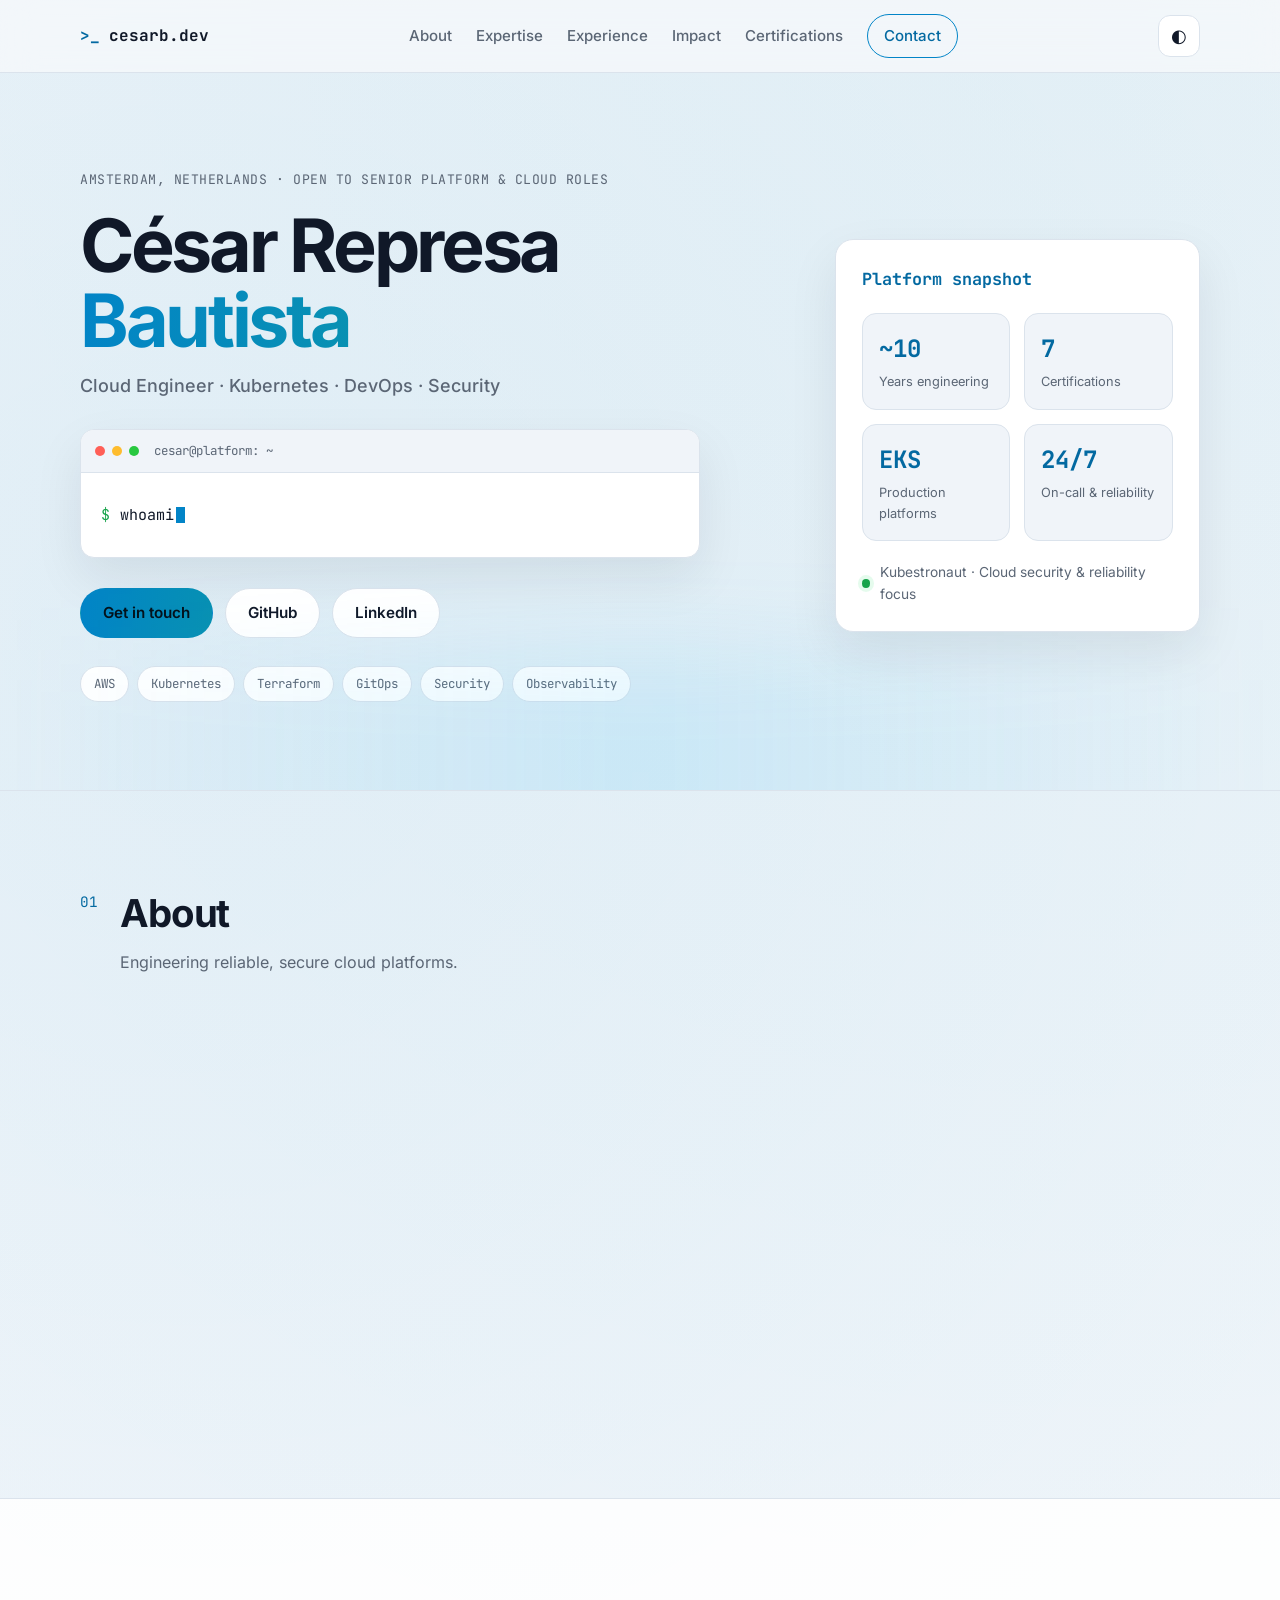
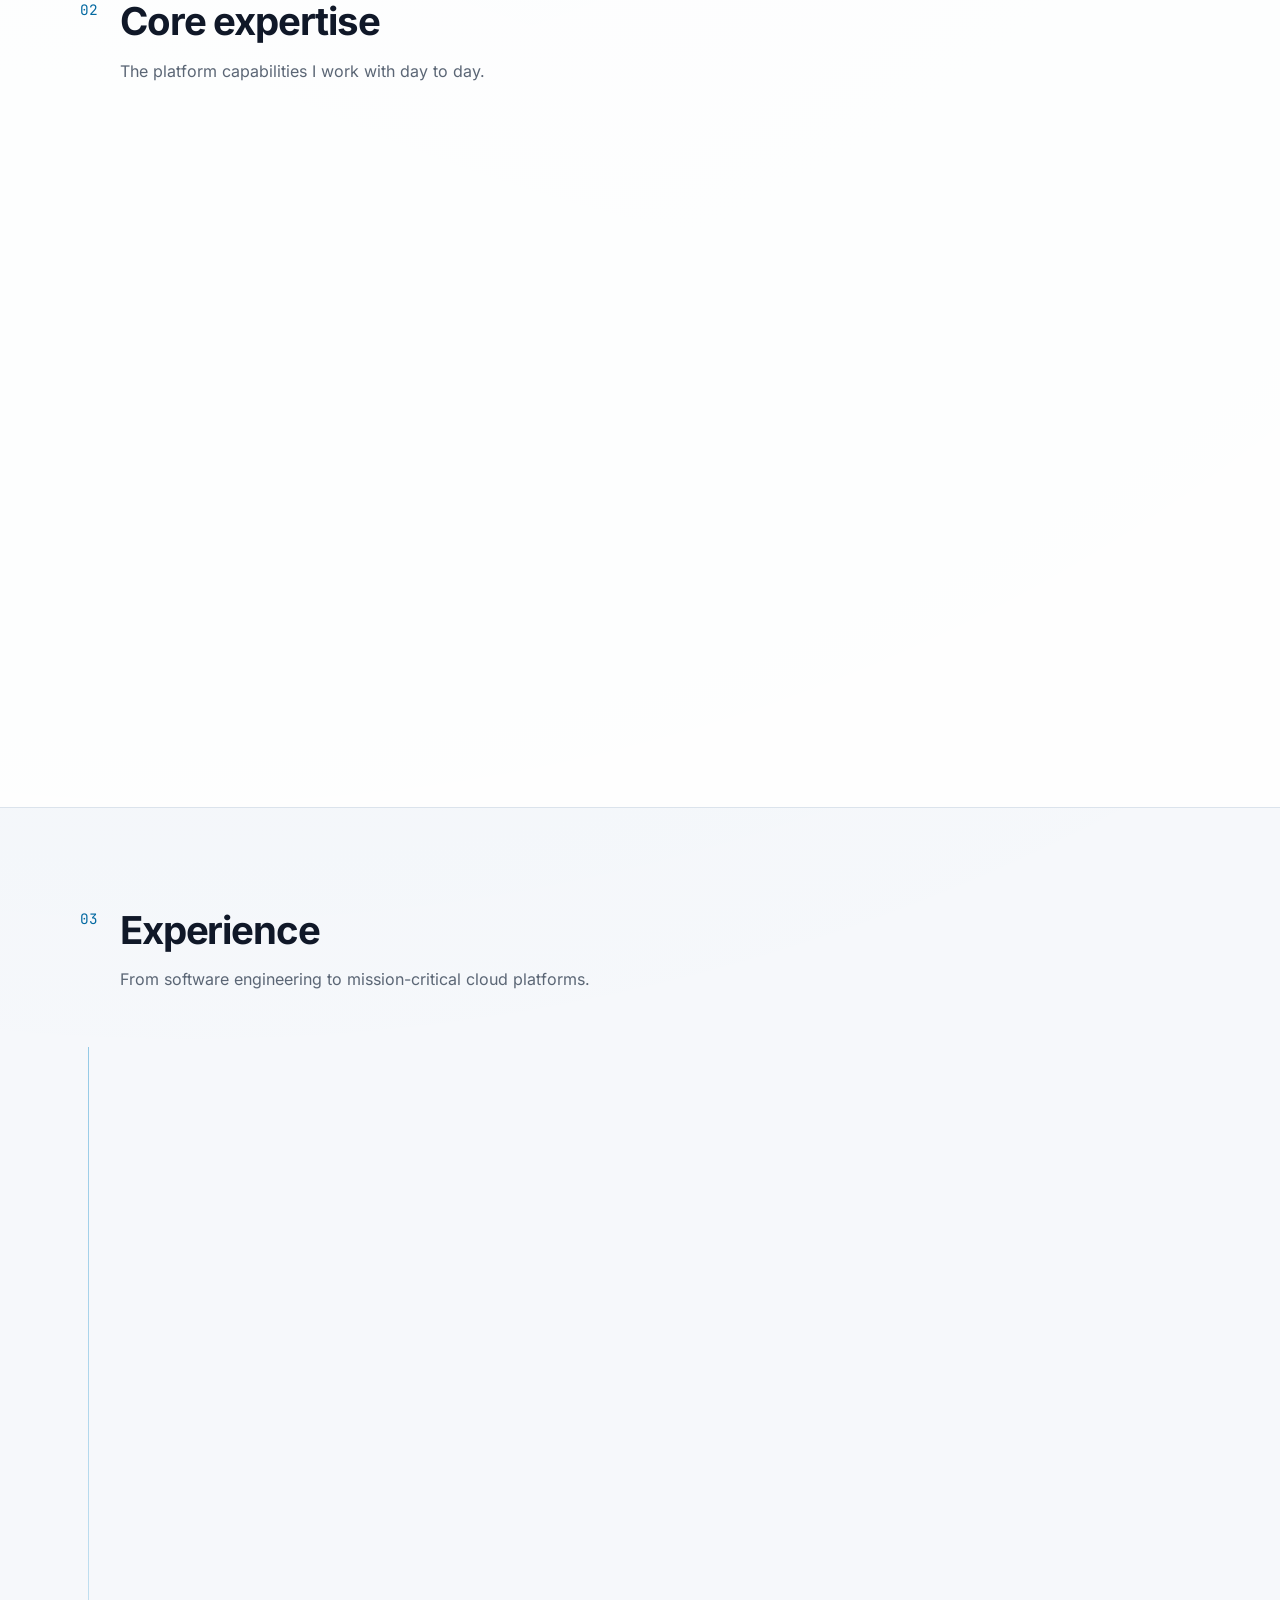
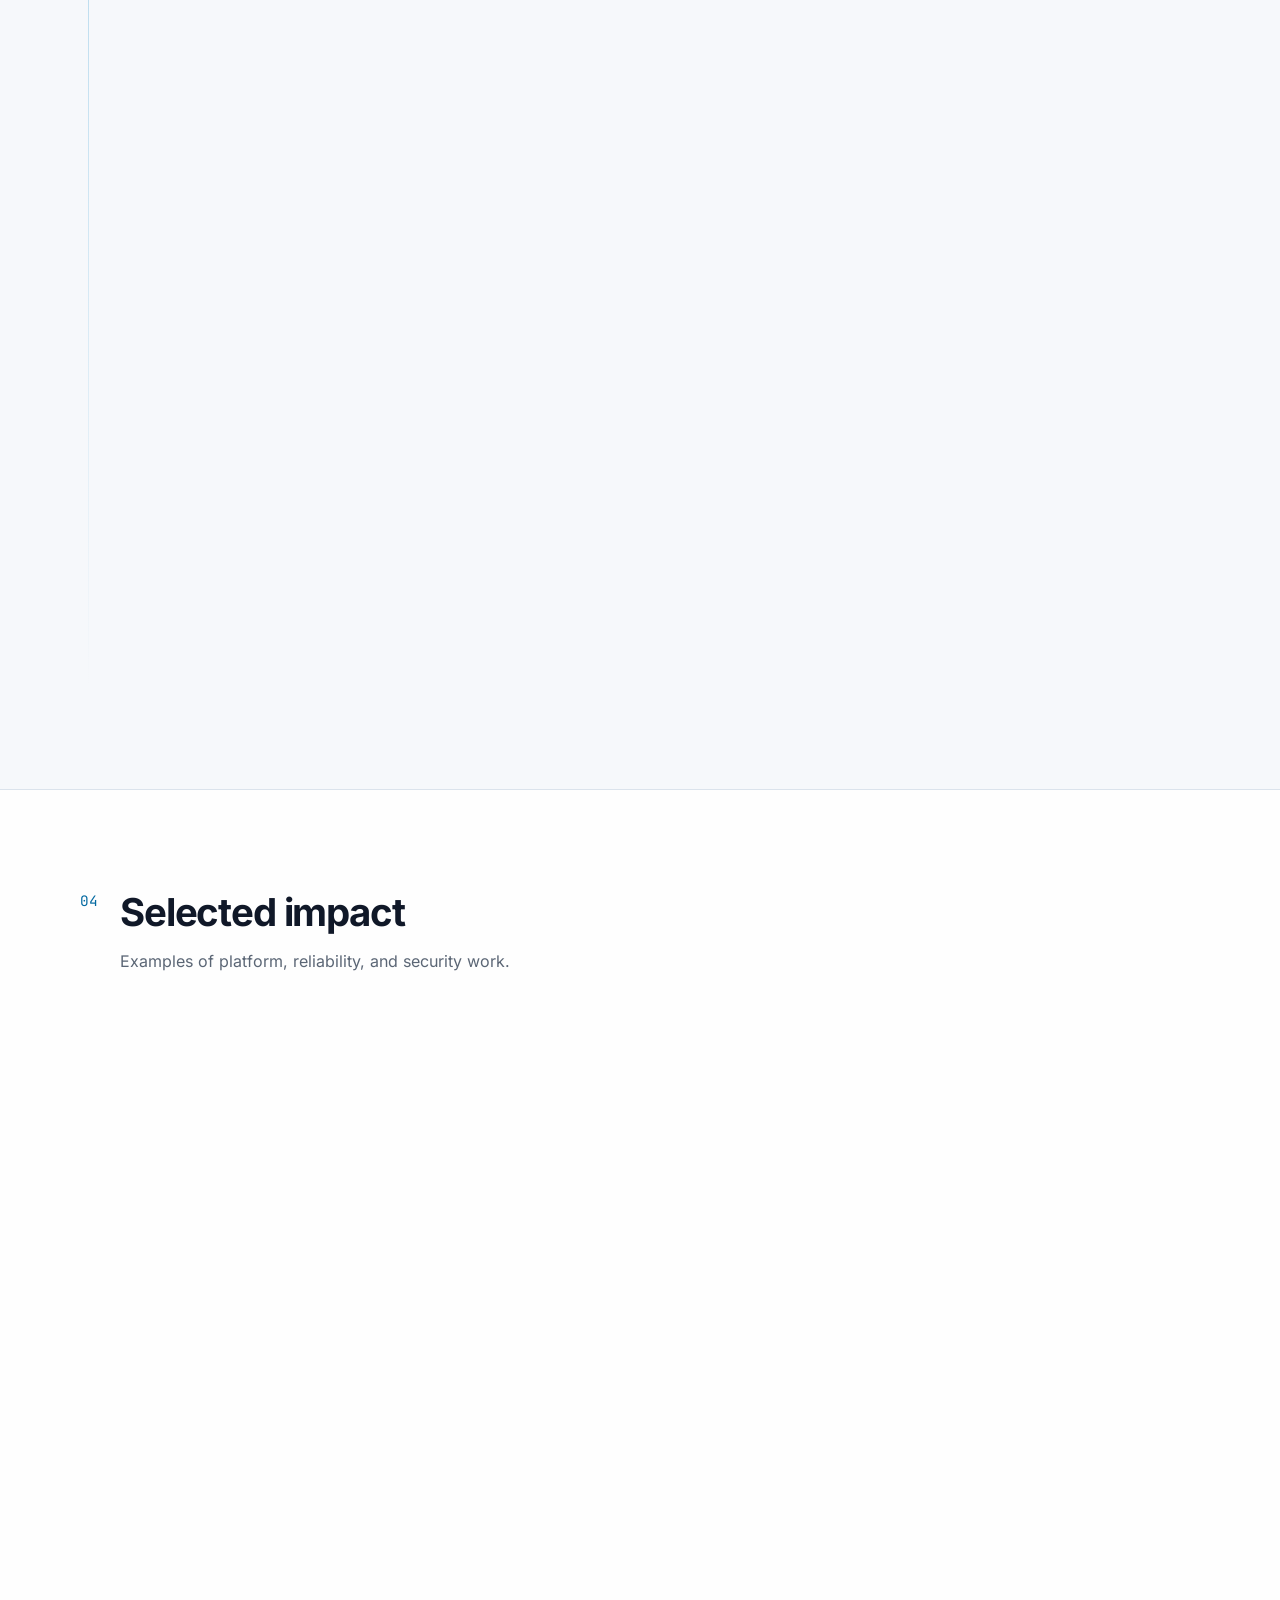
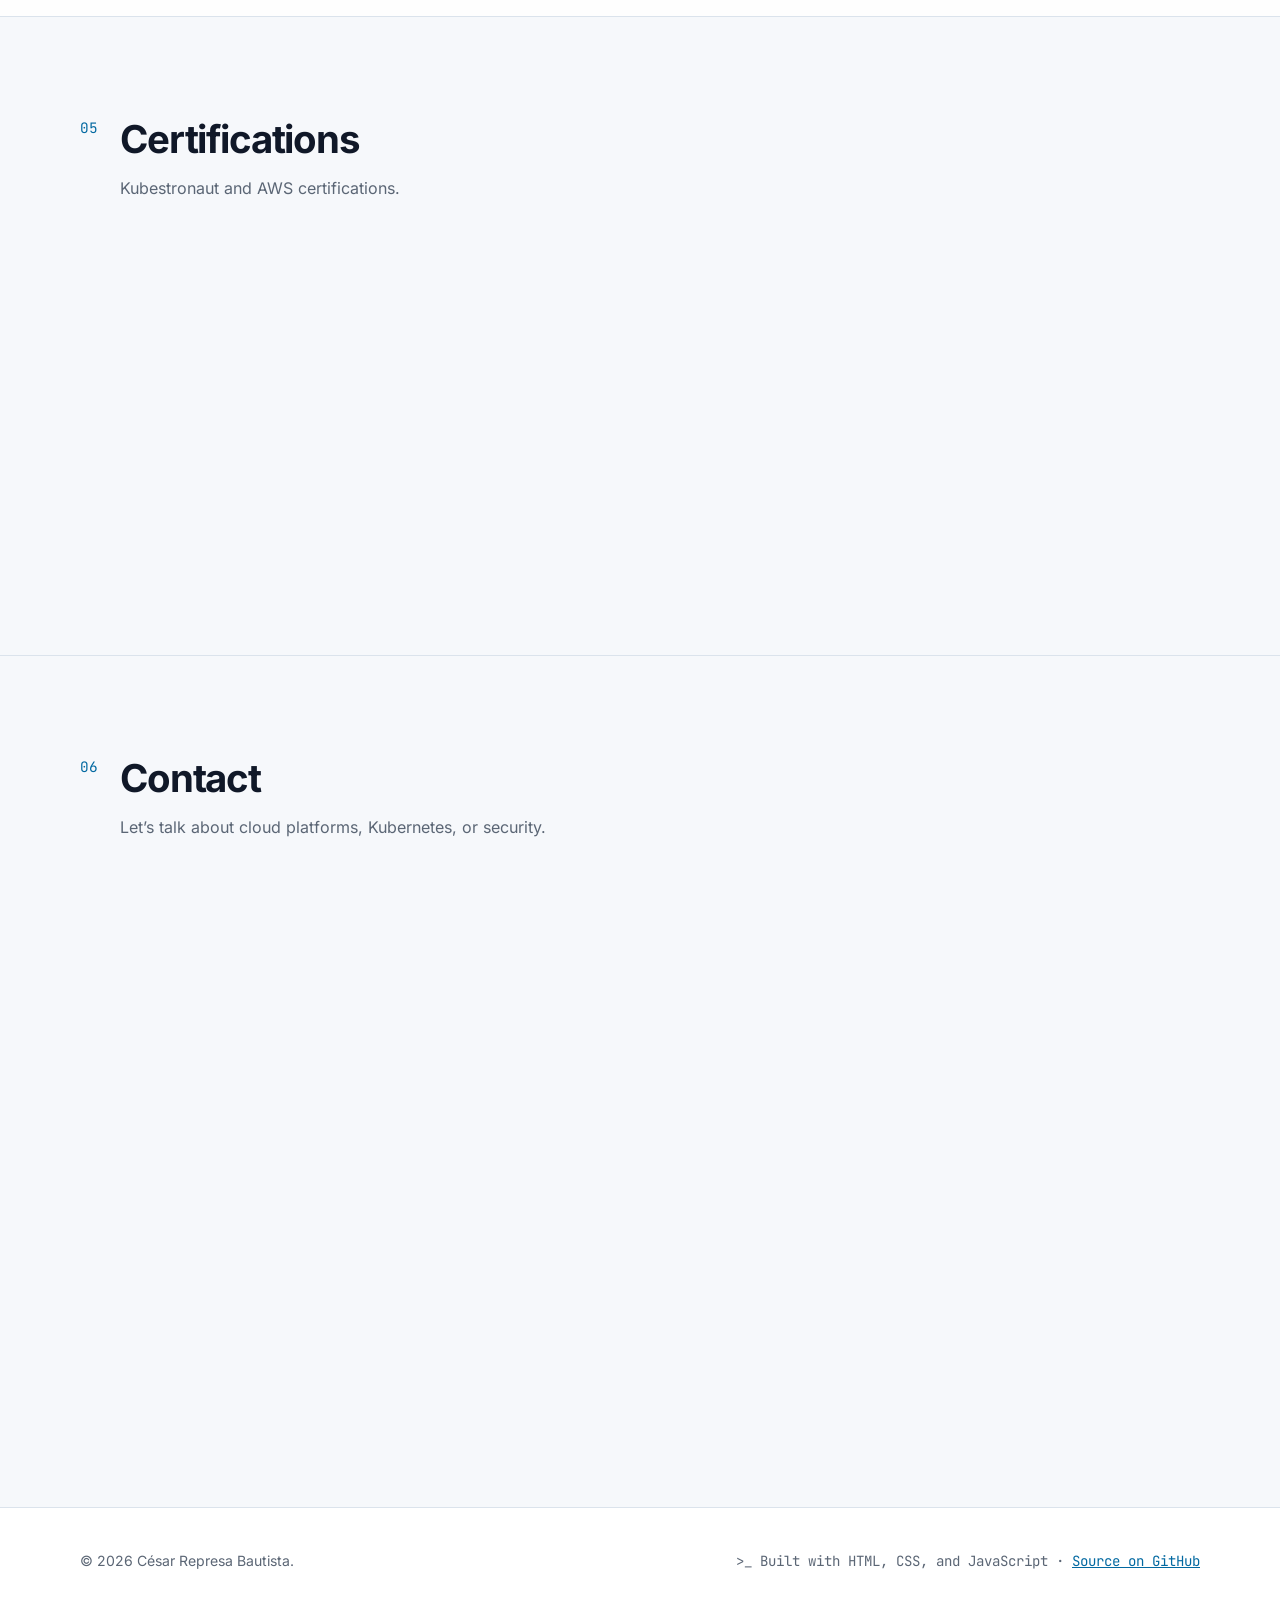
<file: index.html>
<!DOCTYPE html>
<html lang="en">
<head>
  <meta charset="UTF-8" />
  <meta name="viewport" content="width=device-width, initial-scale=1.0" />
  <meta
    http-equiv="Content-Security-Policy"
    content="default-src 'self'; img-src 'self' data:; object-src 'none'; base-uri 'none'; form-action 'none'"
  />

  <title>César Represa Bautista — Platform &amp; Cloud Engineer</title>
  <meta
    name="description"
    content="César Represa Bautista is a platform engineer specialising in AWS, Kubernetes, Terraform, GitOps, reliability, and cloud security."
  />
  <link rel="canonical" href="https://cesarb.dev/" />
  <meta name="referrer" content="strict-origin-when-cross-origin" />
  <meta name="color-scheme" content="dark light" />
  <meta name="theme-color" content="#07090d" />

  <!-- Open Graph / Twitter -->
  <meta property="og:type" content="website" />
  <meta property="og:site_name" content="cesarb.dev" />
  <meta property="og:title" content="César Represa Bautista — Cloud Engineer · Kubernetes · DevOps · Security" />
  <meta property="og:description" content="Platform engineer specialising in AWS, Kubernetes, Terraform, GitOps, reliability and cloud security." />
  <meta property="og:url" content="https://cesarb.dev/" />
  <meta property="og:image" content="https://cesarb.dev/assets/img/og-image.png" />
  <meta property="og:image:width" content="1200" />
  <meta property="og:image:height" content="630" />
  <meta property="og:image:alt" content="César Represa Bautista — Cloud Engineer · Kubernetes · DevOps · Security" />
  <meta name="twitter:card" content="summary_large_image" />

  <!-- Icons -->
  <link rel="icon" href="assets/icons/favicon.svg" type="image/svg+xml" />
  <link rel="icon" href="favicon.ico" sizes="48x48" />
  <link rel="icon" href="assets/icons/favicon-32x32.png" sizes="32x32" type="image/png" />
  <link rel="apple-touch-icon" href="assets/icons/apple-touch-icon.png" />
  <link rel="manifest" href="site.webmanifest" />

  <!-- Applies saved/OS theme before first paint and marks JS as available -->
  <script src="assets/js/theme-init.js"></script>

  <!-- Self-hosted fonts -->
  <link rel="preload" href="assets/fonts/inter-latin-wght-normal.woff2" as="font" type="font/woff2" crossorigin />
  <link rel="preload" href="assets/fonts/jetbrains-mono-latin-wght-normal.woff2" as="font" type="font/woff2" crossorigin />
  <link rel="stylesheet" href="assets/css/style.css" />
  <script src="assets/js/script.js" defer></script>

  <script type="application/ld+json">
    {
      "@context": "https://schema.org",
      "@type": "Person",
      "name": "César Represa Bautista",
      "url": "https://cesarb.dev/",
      "jobTitle": "Platform Engineer",
      "description": "Platform engineer specialising in AWS, Kubernetes, Terraform, GitOps, reliability and cloud security.",
      "address": {
        "@type": "PostalAddress",
        "addressLocality": "Amsterdam",
        "addressCountry": "NL"
      },
      "sameAs": [
        "https://github.com/cesarb1392",
        "https://www.linkedin.com/in/cesar-represa-bautista"
      ]
    }
  </script>
</head>
<body>
  <a class="skip-link" href="#main">Skip to content</a>

  <header class="site-header">
    <div class="container header-inner">
      <a href="#hero" class="brand">
        <span class="brand-prompt">&gt;_</span>
        cesarb.dev
      </a>

      <nav class="site-nav" id="site-nav" aria-label="Main navigation">
        <a href="#about">About</a>
        <a href="#expertise">Expertise</a>
        <a href="#experience">Experience</a>
        <a href="#achievements">Impact</a>
        <a href="#certifications">Certifications</a>
        <a href="#contact" class="nav-cta">Contact</a>
      </nav>

      <div class="header-actions">
        <button
          type="button"
          class="theme-toggle"
          id="theme-toggle"
          aria-label="Switch to light theme"
        >
          <span class="theme-icon" aria-hidden="true">◐</span>
        </button>

        <button
          type="button"
          class="menu-toggle"
          id="menu-toggle"
          aria-label="Toggle navigation menu"
          aria-expanded="false"
          aria-controls="site-nav"
        >
          <span></span>
          <span></span>
          <span></span>
        </button>
      </div>
    </div>
  </header>

  <main id="main">
    <section class="hero" id="hero">
      <div class="container hero-grid">
        <div class="hero-content">
          <p class="eyebrow">Amsterdam, Netherlands · Open to senior platform &amp; cloud roles</p>

          <h1>
            César Represa<br />
            <span class="gradient-text">Bautista</span>
          </h1>

          <p class="hero-role">
            Cloud Engineer · Kubernetes · DevOps · Security
          </p>

          <div class="terminal" role="group" aria-label="Introduction">
            <div class="terminal-bar">
              <span></span><span></span><span></span>
              <span class="terminal-title">cesar@platform: ~</span>
            </div>
            <div class="terminal-body">
              <p>
                <span class="prompt">$</span>
                <span id="typed-text">Building reliable AWS &amp; Kubernetes platforms.</span><span class="cursor" aria-hidden="true"></span>
              </p>
            </div>
          </div>

          <div class="hero-actions">
            <a class="btn btn-primary" href="#contact">Get in touch</a>
            <a
              class="btn btn-ghost"
              href="https://github.com/cesarb1392"
              target="_blank"
              rel="noopener noreferrer"
            >
              GitHub
            </a>
            <a
              class="btn btn-ghost"
              href="https://www.linkedin.com/in/cesar-represa-bautista"
              target="_blank"
              rel="noopener noreferrer"
            >
              LinkedIn
            </a>
          </div>

          <ul class="hero-badges">
            <li>AWS</li>
            <li>Kubernetes</li>
            <li>Terraform</li>
            <li>GitOps</li>
            <li>Security</li>
            <li>Observability</li>
          </ul>
        </div>

        <aside class="hero-panel" aria-label="Professional snapshot">
          <div class="panel-card">
            <h2>Platform snapshot</h2>

            <div class="stat-grid">
              <div class="stat">
                <span class="stat-value">~10</span>
                <span class="stat-label">Years engineering</span>
              </div>
              <div class="stat">
                <span class="stat-value">7</span>
                <span class="stat-label">Certifications</span>
              </div>
              <div class="stat">
                <span class="stat-value">EKS</span>
                <span class="stat-label">Production platforms</span>
              </div>
              <div class="stat">
                <span class="stat-value">24/7</span>
                <span class="stat-label">On-call &amp; reliability</span>
              </div>
            </div>

            <div class="status-row">
              <span class="status-dot" aria-hidden="true"></span>
              <span>Kubestronaut · Cloud security &amp; reliability focus</span>
            </div>
          </div>
        </aside>
      </div>
    </section>

    <section class="section" id="about">
      <div class="container">
        <div class="section-heading">
          <span class="section-index">01</span>
          <div>
            <h2>About</h2>
            <p>Engineering reliable, secure cloud platforms.</p>
          </div>
        </div>

        <div class="about-grid">
          <div class="about-text reveal">
            <p>
              I am a platform engineer with around 10 years of experience across software
              development and cloud infrastructure, including production AWS and Kubernetes
              platforms.
            </p>
            <p>
              I work across the full platform lifecycle: infrastructure as code, GitOps delivery,
              cluster operations, observability, developer enablement, incident response, and
              security leadership. I am particularly interested in building platforms that are
              reliable by default and secure without slowing teams down.
            </p>
            <p>
              As a Kubestronaut, I combine hands-on Kubernetes expertise with cloud architecture,
              automation, and governance experience. I also enjoy working close to development
              teams—turning infrastructure complexity into reusable, well-documented platform
              capabilities.
            </p>
          </div>

          <div class="about-facts reveal">
            <div class="fact">
              <span>Location</span>
              <strong>Amsterdam, Netherlands</strong>
            </div>
            <div class="fact">
              <span>Languages</span>
              <strong>Spanish · English (C1) · Dutch (A1)</strong>
            </div>
            <div class="fact">
              <span>Focus</span>
              <strong>Platform engineering, reliability, security</strong>
            </div>
            <div class="fact">
              <span>Currently</span>
              <strong>Mission Critical Engineer &amp; Security Lead</strong>
            </div>
          </div>
        </div>
      </div>
    </section>

    <section class="section section-alt" id="expertise">
      <div class="container">
        <div class="section-heading">
          <span class="section-index">02</span>
          <div>
            <h2>Core expertise</h2>
            <p>The platform capabilities I work with day to day.</p>
          </div>
        </div>

        <div class="capability-grid">
          <article class="capability-card reveal">
            <h3>Kubernetes &amp; platform</h3>
            <p>
              Production EKS platforms, cluster upgrades, autoscaling, networking, ingress,
              policy as code, and operator development.
            </p>
            <ul>
              <li>EKS</li>
              <li>Cilium</li>
              <li>Envoy Gateway</li>
              <li>Karpenter</li>
              <li>Helm</li>
              <li>Kyverno</li>
              <li>Velero</li>
            </ul>
          </article>

          <article class="capability-card reveal">
            <h3>Cloud &amp; infrastructure as code</h3>
            <p>
              AWS account governance, hybrid networking, reusable modules, drift detection, and
              automated infrastructure delivery.
            </p>
            <ul>
              <li>AWS</li>
              <li>Terraform</li>
              <li>CDK</li>
              <li>CloudFormation</li>
              <li>Route 53</li>
              <li>Akamai</li>
              <li>Cloudflare</li>
            </ul>
          </article>

          <article class="capability-card reveal">
            <h3>GitOps &amp; delivery</h3>
            <p>
              CI/CD pipelines, GitOps workflows, automated dependency management, and release
              strategy for infrastructure as code.
            </p>
            <ul>
              <li>GitHub Actions</li>
              <li>GitLab CI</li>
              <li>Argo CD</li>
              <li>Flux CD</li>
              <li>Atlantis</li>
              <li>Renovate</li>
              <li>Dependabot</li>
            </ul>
          </article>

          <article class="capability-card reveal">
            <h3>Security &amp; compliance</h3>
            <p>
              Cloud security posture, IAM, threat detection, vulnerability remediation, audit
              readiness, and security reporting.
            </p>
            <ul>
              <li>Microsoft Sentinel</li>
              <li>GuardDuty</li>
              <li>Rapid7</li>
              <li>Security Hub</li>
              <li>Okta &amp; OIDC</li>
              <li>ISO 27001</li>
              <li>SOC 2</li>
            </ul>
          </article>

          <article class="capability-card reveal">
            <h3>Reliability &amp; operations</h3>
            <p>
              SLOs, incident management, disaster recovery, backup validation, break-glass
              procedures, and post-incident learning.
            </p>
            <ul>
              <li>SLI / SLO / SLA</li>
              <li>RTO / RPO</li>
              <li>Incident response</li>
              <li>DR planning</li>
              <li>Velero restores</li>
              <li>On-call</li>
            </ul>
          </article>

          <article class="capability-card reveal">
            <h3>Observability &amp; development</h3>
            <p>
              Monitoring, logging, tracing, and service development using modern cloud-native and
              application tooling.
            </p>
            <ul>
              <li>Prometheus</li>
              <li>Grafana LGTM</li>
              <li>Datadog</li>
              <li>TypeScript</li>
              <li>Node.js</li>
              <li>Python</li>
              <li>Go</li>
              <li>React</li>
            </ul>
          </article>
        </div>
      </div>
    </section>

    <section class="section" id="experience">
      <div class="container">
        <div class="section-heading">
          <span class="section-index">03</span>
          <div>
            <h2>Experience</h2>
            <p>From software engineering to mission-critical cloud platforms.</p>
          </div>
        </div>

        <div class="timeline">
          <article class="timeline-item reveal">
            <div class="timeline-meta">
              <span class="timeline-date">Sep 2023 — Present</span>
              <span class="timeline-location">Schiphol-Rijk, Netherlands</span>
            </div>
            <h3>Mission Critical Engineer &amp; Security Lead</h3>
            <p class="company">Schuberg Philis</p>
            <p>
              Building and operating EKS-based platforms with Karpenter, Cilium, Envoy Gateway,
              policy as code, observability, and GitOps delivery through GitLab CI/CD and Flux CD.
            </p>
            <ul>
              <li>
                Lead security for a client AWS and EKS platform, including IAM, Security Hub,
                CVE remediation, and ISO 27001 audit readiness.
              </li>
              <li>
                Integrated SOC/SIEM workflows using GuardDuty, CloudTrail, Microsoft Sentinel, and
                Rapid7.
              </li>
              <li>
                Delivered a zero-downtime migration from NGINX Ingress to Envoy Gateway using the
                Gateway API.
              </li>
              <li>
                Support 24/7 reliability through on-call, incident response, RCAs, break-glass
                procedures, and disaster-recovery testing.
              </li>
            </ul>
          </article>

          <article class="timeline-item reveal">
            <div class="timeline-meta">
              <span class="timeline-date">May 2020 — Aug 2023</span>
              <span class="timeline-location">Amsterdam, Netherlands</span>
            </div>
            <h3>Cloud &amp; Software Engineer</h3>
            <p class="company">VanMoof</p>
            <p>
              Administered EKS clusters end to end and standardised infrastructure with Terraform,
              Helm, Atlantis, and Argo CD.
            </p>
            <ul>
              <li>
                Built reusable Terraform modules for AWS services including S3/CloudFront, RDS,
                ElastiCache, and Lambda.
              </li>
              <li>
                Developed a Point of Sale backend and REST API gateway using TypeScript, AWS
                Amplify, API Gateway, Lambda, and Cognito.
              </li>
              <li>
                Owned infrastructure, observability, and CI/CD for key services using GitHub
                Actions, CircleCI, and Datadog.
              </li>
              <li>
                Contributed to the React POS frontend and the redesigned Magento checkout for the
                VanMoof S3/X3 launch.
              </li>
            </ul>
          </article>

          <article class="timeline-item reveal">
            <div class="timeline-meta">
              <span class="timeline-date">Jan 2017 — Jan 2020</span>
              <span class="timeline-location">Amsterdam, Netherlands</span>
            </div>
            <h3>Software Engineer</h3>
            <p class="company">Plek &amp; ILUMY Digital Innovation</p>
            <p>
              Worked across the full development lifecycle on web platforms, desktop applications,
              and interactive digital products.
            </p>
            <ul>
              <li>
                Built features with Node.js, TypeScript, AngularJS, React, Docker, MongoDB,
                Elasticsearch, and Redis.
              </li>
              <li>
                Created a global membership platform with subscriptions, multi-currency payments,
                and country-specific tax calculation.
              </li>
              <li>
                Published an Electron desktop application for Linux, macOS, and Windows.
              </li>
              <li>
                Built a Node.js and TypeScript backend for an interactive 3D-globe storytelling
                website.
              </li>
            </ul>
          </article>

          <article class="timeline-item reveal">
            <div class="timeline-meta">
              <span class="timeline-date">Feb 2016 — Jul 2016</span>
              <span class="timeline-location">Madrid, Spain</span>
            </div>
            <h3>Analyst Programmer</h3>
            <p class="company">Sugerendo Sistemas</p>
            <p>
              Built and customised Magento e-commerce stores, including checkout improvements and
              server/admin performance tuning.
            </p>
          </article>
        </div>
      </div>
    </section>

    <section class="section section-alt" id="achievements">
      <div class="container">
        <div class="section-heading">
          <span class="section-index">04</span>
          <div>
            <h2>Selected impact</h2>
            <p>Examples of platform, reliability, and security work.</p>
          </div>
        </div>

        <div class="impact-grid">
          <article class="impact-card reveal">
            <span class="impact-tag">Zero downtime</span>
            <h3>NGINX to Envoy Gateway migration</h3>
            <p>
              Migrated ingress traffic from NGINX Ingress to Envoy Gateway using the Gateway API,
              running both stacks in parallel and shifting traffic through DNS beyond record TTLs.
            </p>
          </article>

          <article class="impact-card reveal">
            <span class="impact-tag">Security</span>
            <h3>AWS &amp; EKS security leadership</h3>
            <p>
              Owned security posture across AWS, Okta, Security Hub, CVE remediation, and audit
              readiness for internal and ISO 27001 audits.
            </p>
          </article>

          <article class="impact-card reveal">
            <span class="impact-tag">Observability</span>
            <h3>SOC and SIEM integration</h3>
            <p>
              Connected GuardDuty and CloudTrail insights to Microsoft Sentinel and deployed
              Rapid7 for runtime monitoring.
            </p>
          </article>

          <article class="impact-card reveal">
            <span class="impact-tag">Automation</span>
            <h3>Terraform drift detection</h3>
            <p>
              Built automated Terraform drift detection across GitLab repositories and established
              release management for infrastructure as code.
            </p>
          </article>

          <article class="impact-card reveal">
            <span class="impact-tag">Resilience</span>
            <h3>Disaster recovery validation</h3>
            <p>
              Validated Velero backup restores in disaster-recovery tests against defined RTO and
              RPO targets.
            </p>
          </article>

          <article class="impact-card reveal">
            <span class="impact-tag">Developer experience</span>
            <h3>Platform enablement</h3>
            <p>
              Maintained a Go-based Kubernetes operator for customer namespaces and AWS services,
              alongside self-hosted GitLab and GitHub runners.
            </p>
          </article>
        </div>
      </div>
    </section>

    <section class="section" id="certifications">
      <div class="container">
        <div class="section-heading">
          <span class="section-index">05</span>
          <div>
            <h2>Certifications</h2>
            <p>Kubestronaut and AWS certifications.</p>
          </div>
        </div>

        <div class="cert-grid">
          <div class="cert-card reveal">
            <span class="cert-badge">CKS</span>
            <h3>Certified Kubernetes Security Specialist</h3>
          </div>
          <div class="cert-card reveal">
            <span class="cert-badge">CKA</span>
            <h3>Certified Kubernetes Administrator</h3>
          </div>
          <div class="cert-card reveal">
            <span class="cert-badge">CKAD</span>
            <h3>Certified Kubernetes Application Developer</h3>
          </div>
          <div class="cert-card reveal">
            <span class="cert-badge">KCNA</span>
            <h3>Kubernetes and Cloud Native Associate</h3>
          </div>
          <div class="cert-card reveal">
            <span class="cert-badge">KCSA</span>
            <h3>Kubernetes and Cloud Native Security Associate</h3>
          </div>
          <div class="cert-card reveal">
            <span class="cert-badge">AWS</span>
            <h3>Solutions Architect — Associate</h3>
          </div>
          <div class="cert-card reveal">
            <span class="cert-badge">AWS</span>
            <h3>Cloud Practitioner</h3>
          </div>
        </div>
      </div>
    </section>

    <section class="section contact-section" id="contact">
      <div class="container">
        <div class="section-heading">
          <span class="section-index">06</span>
          <div>
            <h2>Contact</h2>
            <p>Let’s talk about cloud platforms, Kubernetes, or security.</p>
          </div>
        </div>

        <div class="contact-grid">
          <div class="contact-card reveal">
            <h3>Direct contact</h3>
            <p>
              The fastest way to reach me is by email or LinkedIn. I am happy to discuss platform
              engineering, Kubernetes, DevOps, cloud security, and reliability.
            </p>

            <a class="contact-link" href="mailto:contact@cesarb.dev">
              <span>Email</span>
              <strong>contact@cesarb.dev</strong>
            </a>

            <a
              class="contact-link"
              href="https://github.com/cesarb1392"
              target="_blank"
              rel="noopener noreferrer"
            >
              <span>GitHub</span>
              <strong>github.com/cesarb1392</strong>
            </a>

            <a
              class="contact-link"
              href="https://www.linkedin.com/in/cesar-represa-bautista"
              target="_blank"
              rel="noopener noreferrer"
            >
              <span>LinkedIn</span>
              <strong>cesar-represa-bautista</strong>
            </a>

            <button type="button" class="btn btn-primary copy-email" data-email="contact@cesarb.dev">
              Copy email address
            </button>
          </div>

          <div class="contact-note reveal">
            <h3>Currently interested in</h3>
            <ul>
              <li>Senior Platform Engineer roles</li>
              <li>Cloud / DevOps engineering</li>
              <li>Kubernetes and infrastructure platforms</li>
              <li>Cloud security and reliability leadership</li>
            </ul>
          </div>
        </div>
      </div>
    </section>
  </main>

  <footer class="site-footer">
    <div class="container footer-inner">
      <p>© <span id="year">2026</span> César Represa Bautista.</p>
      <p class="footer-terminal">
        &gt;_ Built with HTML, CSS, and JavaScript ·
        <a href="https://github.com/cesarb1392" target="_blank" rel="noopener noreferrer">Source on GitHub</a>
      </p>
    </div>
  </footer>

</body>
</html>
</file>
<file: assets/css/style.css>
@font-face {
  font-family: "Inter";
  font-style: normal;
  font-weight: 100 900;
  font-display: swap;
  src: url("../fonts/inter-latin-wght-normal.woff2") format("woff2-variations");
}

@font-face {
  font-family: "JetBrains Mono";
  font-style: normal;
  font-weight: 100 800;
  font-display: swap;
  src: url("../fonts/jetbrains-mono-latin-wght-normal.woff2") format("woff2-variations");
}

:root {
  --bg: #07090d;
  --bg-alt: #0b0f16;
  --surface: rgba(255, 255, 255, 0.04);
  --surface-strong: rgba(255, 255, 255, 0.07);
  --border: rgba(255, 255, 255, 0.1);
  --text: #e8edf5;
  --muted: #9aa6b8;
  --accent: #38bdf8;
  --accent-2: #22d3ee;
  --accent-text: #38bdf8;
  --success: #4ade80;
  --shadow: 0 24px 70px rgba(0, 0, 0, 0.38);
  --radius: 18px;
  --font-sans: "Inter", system-ui, -apple-system, BlinkMacSystemFont, sans-serif;
  --font-mono: "JetBrains Mono", ui-monospace, SFMono-Regular, Menlo, monospace;
}

html.light {
  --bg: #f6f8fb;
  --bg-alt: #ffffff;
  --surface: #ffffff;
  --surface-strong: #f0f4f9;
  --border: #dbe3ec;
  --text: #101828;
  --muted: #5b6675;
  --accent: #0284c7;
  --accent-2: #0891b2;
  --accent-text: #0369a1;
  --success: #16a34a;
  --shadow: 0 20px 50px rgba(15, 23, 42, 0.08);
}

* {
  box-sizing: border-box;
}

html {
  scroll-behavior: smooth;
  scroll-padding-top: 88px;
}

body {
  margin: 0;
  background:
    radial-gradient(circle at 15% 10%, rgba(56, 189, 248, 0.12), transparent 35%),
    radial-gradient(circle at 85% 0%, rgba(34, 211, 238, 0.08), transparent 30%),
    var(--bg);
  color: var(--text);
  font-family: var(--font-sans);
  line-height: 1.6;
  -webkit-font-smoothing: antialiased;
}

html.light body {
  background:
    radial-gradient(circle at 15% 10%, rgba(2, 132, 199, 0.07), transparent 35%),
    radial-gradient(circle at 85% 0%, rgba(8, 145, 178, 0.05), transparent 30%),
    var(--bg);
}

.container {
  width: min(1120px, calc(100% - 40px));
  margin-inline: auto;
}

.skip-link {
  position: absolute;
  left: -9999px;
  z-index: 100;
  padding: 12px 18px;
  background: var(--accent);
  color: #04121c;
  border-radius: 8px;
}

:focus-visible {
  outline: 2px solid var(--accent-text);
  outline-offset: 3px;
}

.skip-link:focus {
  left: 20px;
  top: 20px;
}

/* Header */

.site-header {
  position: sticky;
  top: 0;
  z-index: 50;
  backdrop-filter: blur(16px);
  background: color-mix(in srgb, var(--bg) 82%, transparent);
  border-bottom: 1px solid var(--border);
}

.header-inner {
  display: flex;
  align-items: center;
  justify-content: space-between;
  gap: 20px;
  min-height: 72px;
}

.brand {
  display: inline-flex;
  align-items: center;
  gap: 9px;
  color: var(--text);
  font-family: var(--font-mono);
  font-weight: 700;
  text-decoration: none;
}

.brand-prompt {
  color: var(--accent-text);
}

.site-nav {
  display: flex;
  align-items: center;
  gap: 24px;
}

.site-nav a {
  color: var(--muted);
  text-decoration: none;
  font-size: 0.94rem;
  font-weight: 500;
  transition: color 0.2s ease;
}

.site-nav a:hover,
.site-nav a:focus-visible {
  color: var(--text);
}

.site-nav .nav-cta {
  padding: 9px 16px;
  border: 1px solid var(--accent);
  border-radius: 999px;
  color: var(--accent-text);
}

.site-nav .nav-cta:hover,
.site-nav .nav-cta:focus-visible {
  color: var(--accent-text);
}

.header-actions {
  display: flex;
  align-items: center;
  gap: 10px;
}

.theme-toggle,
.menu-toggle {
  display: inline-flex;
  align-items: center;
  justify-content: center;
  width: 42px;
  height: 42px;
  border: 1px solid var(--border);
  border-radius: 12px;
  background: var(--surface);
  color: var(--text);
  cursor: pointer;
  transition: border-color 0.2s ease, transform 0.2s ease;
}

.theme-toggle:hover,
.menu-toggle:hover {
  border-color: var(--accent-text);
  transform: translateY(-1px);
}

.theme-icon {
  font-size: 1.1rem;
}

.menu-toggle {
  display: none;
  flex-direction: column;
  gap: 5px;
}

.menu-toggle span {
  display: block;
  width: 18px;
  height: 2px;
  background: currentColor;
  border-radius: 2px;
}

/* Hero */

.hero {
  position: relative;
  padding: 96px 0 88px;
  overflow: hidden;
}

.hero::after {
  content: "";
  position: absolute;
  inset: auto 0 -180px 0;
  height: 320px;
  background: linear-gradient(90deg, transparent, rgba(56, 189, 248, 0.14), transparent);
  filter: blur(45px);
  pointer-events: none;
}

.hero-grid {
  display: grid;
  grid-template-columns: minmax(0, 1.45fr) minmax(280px, 0.75fr);
  gap: 48px;
  align-items: center;
}

.eyebrow {
  margin: 0 0 18px;
  color: var(--muted);
  font-family: var(--font-mono);
  font-size: 0.82rem;
  letter-spacing: 0.04em;
  text-transform: uppercase;
}

h1 {
  margin: 0 0 14px;
  font-size: clamp(2.7rem, 6vw, 4.6rem);
  line-height: 1.02;
  letter-spacing: -0.045em;
}

.gradient-text {
  background: linear-gradient(100deg, var(--accent), var(--accent-2));
  -webkit-background-clip: text;
  background-clip: text;
  color: transparent;
}

.hero-role {
  margin: 0 0 28px;
  color: var(--muted);
  font-size: 1.12rem;
  font-weight: 500;
}

.terminal {
  max-width: 620px;
  margin-bottom: 30px;
  overflow: hidden;
  border: 1px solid var(--border);
  border-radius: 14px;
  background: var(--surface);
  box-shadow: var(--shadow);
}

.terminal-bar {
  display: flex;
  align-items: center;
  gap: 7px;
  padding: 11px 14px;
  border-bottom: 1px solid var(--border);
  background: var(--surface-strong);
}

.terminal-bar span:first-child,
.terminal-bar span:nth-child(2),
.terminal-bar span:nth-child(3) {
  width: 10px;
  height: 10px;
  border-radius: 50%;
  background: #ff5f57;
}

.terminal-bar span:nth-child(2) {
  background: #febc2e;
}

.terminal-bar span:nth-child(3) {
  background: #28c840;
}

.terminal-title {
  margin-left: 8px;
  color: var(--muted);
  font-family: var(--font-mono);
  font-size: 0.78rem;
}

.terminal-body {
  display: flex;
  align-items: center;
  min-height: 84px;
  padding: 20px;
  font-family: var(--font-mono);
  font-size: 0.94rem;
}

.terminal-body p {
  display: flex;
  align-items: center;
  margin: 0;
  width: 100%;
  white-space: normal;
  word-break: break-word;
}

.prompt {
  flex-shrink: 0;
  margin-right: 10px;
  color: var(--success);
}

.cursor {
  display: inline-block;
  width: 9px;
  height: 1.05em;
  margin-left: 2px;
  background: var(--accent);
  animation: blink 1s steps(2, start) infinite;
}

@keyframes blink {
  to {
    visibility: hidden;
  }
}

.hero-actions {
  display: flex;
  flex-wrap: wrap;
  gap: 12px;
  margin-bottom: 28px;
}

.btn {
  display: inline-flex;
  align-items: center;
  justify-content: center;
  padding: 12px 22px;
  border-radius: 999px;
  border: 1px solid transparent;
  font-weight: 600;
  font-size: 0.95rem;
  text-decoration: none;
  cursor: pointer;
  transition: transform 0.2s ease, border-color 0.2s ease, background 0.2s ease;
}

.btn:hover {
  transform: translateY(-2px);
}

.btn-primary {
  background: linear-gradient(100deg, var(--accent), var(--accent-2));
  color: #04121c;
}

.btn-ghost {
  border-color: var(--border);
  background: var(--surface);
  color: var(--text);
}

.btn-ghost:hover {
  border-color: var(--accent-text);
}

.hero-badges {
  display: flex;
  flex-wrap: wrap;
  gap: 8px;
  margin: 0;
  padding: 0;
  list-style: none;
}

.hero-badges li {
  padding: 7px 13px;
  border: 1px solid var(--border);
  border-radius: 999px;
  background: var(--surface);
  color: var(--muted);
  font-family: var(--font-mono);
  font-size: 0.78rem;
}

.hero-panel {
  position: relative;
  z-index: 1;
}

.panel-card {
  padding: 26px;
  border: 1px solid var(--border);
  border-radius: var(--radius);
  background: var(--surface);
  box-shadow: var(--shadow);
}

.panel-card h2 {
  margin: 0 0 20px;
  font-size: 1.05rem;
  font-family: var(--font-mono);
  color: var(--accent-text);
}

.stat-grid {
  display: grid;
  grid-template-columns: repeat(2, minmax(0, 1fr));
  gap: 14px;
}

.stat {
  padding: 16px;
  border: 1px solid var(--border);
  border-radius: 14px;
  background: var(--surface-strong);
}

.stat-value {
  display: block;
  color: var(--accent-text);
  font-family: var(--font-mono);
  font-size: 1.5rem;
  font-weight: 700;
}

.stat-label {
  display: block;
  margin-top: 4px;
  color: var(--muted);
  font-size: 0.8rem;
}

.status-row {
  display: flex;
  align-items: center;
  gap: 10px;
  margin-top: 20px;
  color: var(--muted);
  font-size: 0.86rem;
}

.status-dot {
  width: 9px;
  height: 9px;
  border-radius: 50%;
  background: var(--success);
  box-shadow: 0 0 0 4px rgba(74, 222, 128, 0.14);
}

/* Sections */

.section {
  padding: 92px 0;
  border-top: 1px solid var(--border);
}

.section-alt {
  background: color-mix(in srgb, var(--bg-alt) 88%, transparent);
}

.section-heading {
  display: flex;
  gap: 22px;
  align-items: flex-start;
  margin-bottom: 46px;
}

.section-index {
  color: var(--accent-text);
  font-family: var(--font-mono);
  font-size: 0.9rem;
  padding-top: 7px;
}

.section-heading h2 {
  margin: 0 0 6px;
  font-size: clamp(1.8rem, 3.4vw, 2.4rem);
  letter-spacing: -0.03em;
}

.section-heading p {
  margin: 0;
  color: var(--muted);
}

/* About */

.about-grid {
  display: grid;
  grid-template-columns: minmax(0, 1.35fr) minmax(280px, 0.75fr);
  gap: 40px;
}

.about-text p {
  margin: 0 0 18px;
  color: var(--muted);
  font-size: 1.05rem;
}

.about-text p:first-child {
  color: var(--text);
  font-size: 1.18rem;
}

.about-facts {
  display: grid;
  gap: 12px;
  align-content: start;
}

.fact {
  padding: 18px;
  border: 1px solid var(--border);
  border-radius: 14px;
  background: var(--surface);
}

.fact span {
  display: block;
  margin-bottom: 4px;
  color: var(--muted);
  font-family: var(--font-mono);
  font-size: 0.76rem;
  text-transform: uppercase;
}

.fact strong {
  font-weight: 600;
}

/* Capabilities */

.capability-grid {
  display: grid;
  grid-template-columns: repeat(3, minmax(0, 1fr));
  gap: 18px;
}

.capability-card {
  padding: 26px;
  border: 1px solid var(--border);
  border-radius: var(--radius);
  background: var(--surface);
  transition: transform 0.25s ease, border-color 0.25s ease, box-shadow 0.25s ease;
}

.capability-card:hover {
  transform: translateY(-4px);
  border-color: color-mix(in srgb, var(--accent) 55%, transparent);
  box-shadow: var(--shadow);
}

.capability-card h3 {
  margin: 0 0 10px;
  font-size: 1.1rem;
}

.capability-card p {
  margin: 0 0 18px;
  color: var(--muted);
  font-size: 0.94rem;
}

.capability-card ul {
  display: flex;
  flex-wrap: wrap;
  gap: 7px;
  margin: 0;
  padding: 0;
  list-style: none;
}

.capability-card li {
  padding: 5px 10px;
  border-radius: 999px;
  background: var(--surface-strong);
  color: var(--muted);
  font-family: var(--font-mono);
  font-size: 0.74rem;
}

/* Timeline */

.timeline {
  position: relative;
  display: grid;
  gap: 22px;
}

.timeline::before {
  content: "";
  position: absolute;
  top: 8px;
  bottom: 8px;
  left: 8px;
  width: 1px;
  background: linear-gradient(var(--accent), transparent);
  opacity: 0.4;
}

.timeline-item {
  position: relative;
  padding: 26px 28px 26px 38px;
  border: 1px solid var(--border);
  border-radius: var(--radius);
  background: var(--surface);
}

.timeline-item::before {
  content: "";
  position: absolute;
  top: 34px;
  left: 3px;
  width: 11px;
  height: 11px;
  border-radius: 50%;
  background: var(--accent);
  box-shadow: 0 0 0 5px color-mix(in srgb, var(--accent) 18%, transparent);
}

.timeline-meta {
  display: flex;
  flex-wrap: wrap;
  gap: 12px;
  margin-bottom: 10px;
  color: var(--muted);
  font-family: var(--font-mono);
  font-size: 0.78rem;
}

.timeline-item h3 {
  margin: 0 0 4px;
  font-size: 1.25rem;
}

.company {
  margin: 0 0 14px;
  color: var(--accent-text);
  font-weight: 600;
}

.timeline-item > p {
  margin: 0 0 14px;
  color: var(--muted);
}

.timeline-item ul {
  margin: 0;
  padding-left: 20px;
  color: var(--muted);
}

.timeline-item li + li {
  margin-top: 7px;
}

/* Impact */

.impact-grid {
  display: grid;
  grid-template-columns: repeat(3, minmax(0, 1fr));
  gap: 18px;
}

.impact-card {
  padding: 26px;
  border: 1px solid var(--border);
  border-radius: var(--radius);
  background: var(--surface);
}

.impact-tag {
  display: inline-block;
  margin-bottom: 14px;
  padding: 5px 11px;
  border-radius: 999px;
  background: color-mix(in srgb, var(--accent) 16%, transparent);
  color: var(--accent-text);
  font-family: var(--font-mono);
  font-size: 0.72rem;
  text-transform: uppercase;
}

.impact-card h3 {
  margin: 0 0 10px;
  font-size: 1.08rem;
}

.impact-card p {
  margin: 0;
  color: var(--muted);
  font-size: 0.94rem;
}

/* Certifications */

.cert-grid {
  display: grid;
  grid-template-columns: repeat(4, minmax(0, 1fr));
  gap: 16px;
}

.cert-card {
  padding: 24px;
  border: 1px solid var(--border);
  border-radius: var(--radius);
  background: var(--surface);
}

.cert-badge {
  display: inline-flex;
  align-items: center;
  justify-content: center;
  min-width: 62px;
  margin-bottom: 16px;
  padding: 7px 12px;
  border-radius: 10px;
  background: linear-gradient(100deg, var(--accent), var(--accent-2));
  color: #04121c;
  font-family: var(--font-mono);
  font-weight: 700;
}

.cert-card h3 {
  margin: 0;
  font-size: 0.98rem;
  line-height: 1.4;
}

/* Contact */

.contact-section {
  padding-bottom: 110px;
}

.contact-grid {
  display: grid;
  grid-template-columns: minmax(0, 1.2fr) minmax(260px, 0.7fr);
  gap: 22px;
}

.contact-card,
.contact-note {
  padding: 30px;
  border: 1px solid var(--border);
  border-radius: var(--radius);
  background: var(--surface);
}

.contact-card h3,
.contact-note h3 {
  margin: 0 0 12px;
}

.contact-card > p {
  margin: 0 0 24px;
  color: var(--muted);
}

.contact-link {
  display: flex;
  flex-direction: column;
  gap: 3px;
  margin-bottom: 12px;
  padding: 15px 18px;
  border: 1px solid var(--border);
  border-radius: 14px;
  background: var(--surface-strong);
  color: var(--text);
  text-decoration: none;
  transition: border-color 0.2s ease, transform 0.2s ease;
}

.contact-link:hover {
  border-color: var(--accent-text);
  transform: translateY(-2px);
}

.contact-link span {
  color: var(--muted);
  font-family: var(--font-mono);
  font-size: 0.74rem;
  text-transform: uppercase;
}

.contact-link strong {
  font-weight: 600;
}

.copy-email {
  width: 100%;
  margin-top: 14px;
}

.contact-note ul {
  margin: 0;
  padding-left: 20px;
  color: var(--muted);
}

.contact-note li + li {
  margin-top: 8px;
}

/* Footer */

.site-footer {
  padding: 28px 0;
  border-top: 1px solid var(--border);
  background: var(--bg-alt);
}

.footer-inner {
  display: flex;
  align-items: center;
  justify-content: space-between;
  gap: 16px;
  color: var(--muted);
  font-size: 0.88rem;
}

.footer-terminal {
  margin: 0;
  font-family: var(--font-mono);
}

.footer-terminal a {
  color: var(--accent-text);
}

/* 404 page */

.not-found {
  display: flex;
  align-items: center;
  min-height: 100vh;
}

.not-found-terminal {
  width: 100%;
}

.not-found-body {
  display: block;
}

.not-found-body p + p {
  margin-top: 12px;
}

.not-found-body .not-found-action {
  margin-top: 20px;
}

/* Reveal animation */

.js .reveal {
  opacity: 0;
  transform: translateY(24px);
  transition: opacity 0.65s ease, transform 0.65s ease;
}

.js .reveal.visible {
  opacity: 1;
  transform: translateY(0);
}

/* Responsive */

@media (max-width: 980px) {
  .hero-grid,
  .about-grid,
  .contact-grid {
    grid-template-columns: 1fr;
  }

  .capability-grid,
  .impact-grid {
    grid-template-columns: repeat(2, minmax(0, 1fr));
  }

  .cert-grid {
    grid-template-columns: repeat(2, minmax(0, 1fr));
  }

  .hero {
    padding-top: 68px;
  }
}

@media (max-width: 720px) {
  .site-nav {
    position: fixed;
    inset: 72px 0 auto 0;
    flex-direction: column;
    align-items: stretch;
    gap: 0;
    padding: 12px 20px 20px;
    background: var(--bg-alt);
    border-bottom: 1px solid var(--border);
    transform: translateY(-130%);
    visibility: hidden;
    transition: transform 0.28s ease, visibility 0s linear 0.28s;
  }

  .site-nav.open {
    transform: translateY(0);
    visibility: visible;
    transition: transform 0.28s ease;
  }

  .site-nav a {
    padding: 14px 0;
    border-bottom: 1px solid var(--border);
  }

  .site-nav a:last-child {
    border-bottom: 0;
    margin-top: 12px;
    text-align: center;
  }

  .menu-toggle {
    display: inline-flex;
  }

  .capability-grid,
  .impact-grid,
  .cert-grid {
    grid-template-columns: 1fr;
  }

  .section {
    padding: 68px 0;
  }

  .section-heading {
    flex-direction: column;
    gap: 8px;
  }

  .footer-inner {
    flex-direction: column;
    text-align: center;
  }
}

@media (prefers-reduced-motion: reduce) {
  html {
    scroll-behavior: auto;
  }

  *,
  *::before,
  *::after {
    animation-duration: 0.01ms !important;
    animation-iteration-count: 1 !important;
    transition-duration: 0.01ms !important;
  }

  .js .reveal {
    opacity: 1;
    transform: none;
  }
}

/* Print / save as PDF */

@media print {
  :root,
  html.light {
    --bg: #ffffff;
    --bg-alt: #ffffff;
    --surface: #ffffff;
    --surface-strong: #ffffff;
    --border: #cbd5e1;
    --text: #000000;
    --muted: #333333;
    --accent: #0369a1;
    --accent-2: #0369a1;
    --accent-text: #0369a1;
    --shadow: none;
  }

  body {
    background: #ffffff;
    font-size: 11pt;
  }

  .site-header,
  .skip-link,
  .terminal,
  .hero-actions,
  .copy-email,
  .site-footer .footer-terminal,
  .hero::after {
    display: none !important;
  }

  .js .reveal {
    opacity: 1 !important;
    transform: none !important;
  }

  .hero {
    padding: 0 0 24px;
  }

  .section {
    padding: 28px 0;
    background: #ffffff;
  }

  .timeline-item,
  .impact-card,
  .capability-card,
  .cert-card,
  .contact-card,
  .contact-note {
    break-inside: avoid;
    box-shadow: none;
  }

  .gradient-text {
    color: var(--accent-text);
    background: none;
  }

  a[href^="http"]::after {
    content: " (" attr(href) ")";
    font-size: 0.8em;
    color: #555555;
  }

  .contact-link::after,
  .hero-badges::after {
    content: none;
  }
}
</file>
